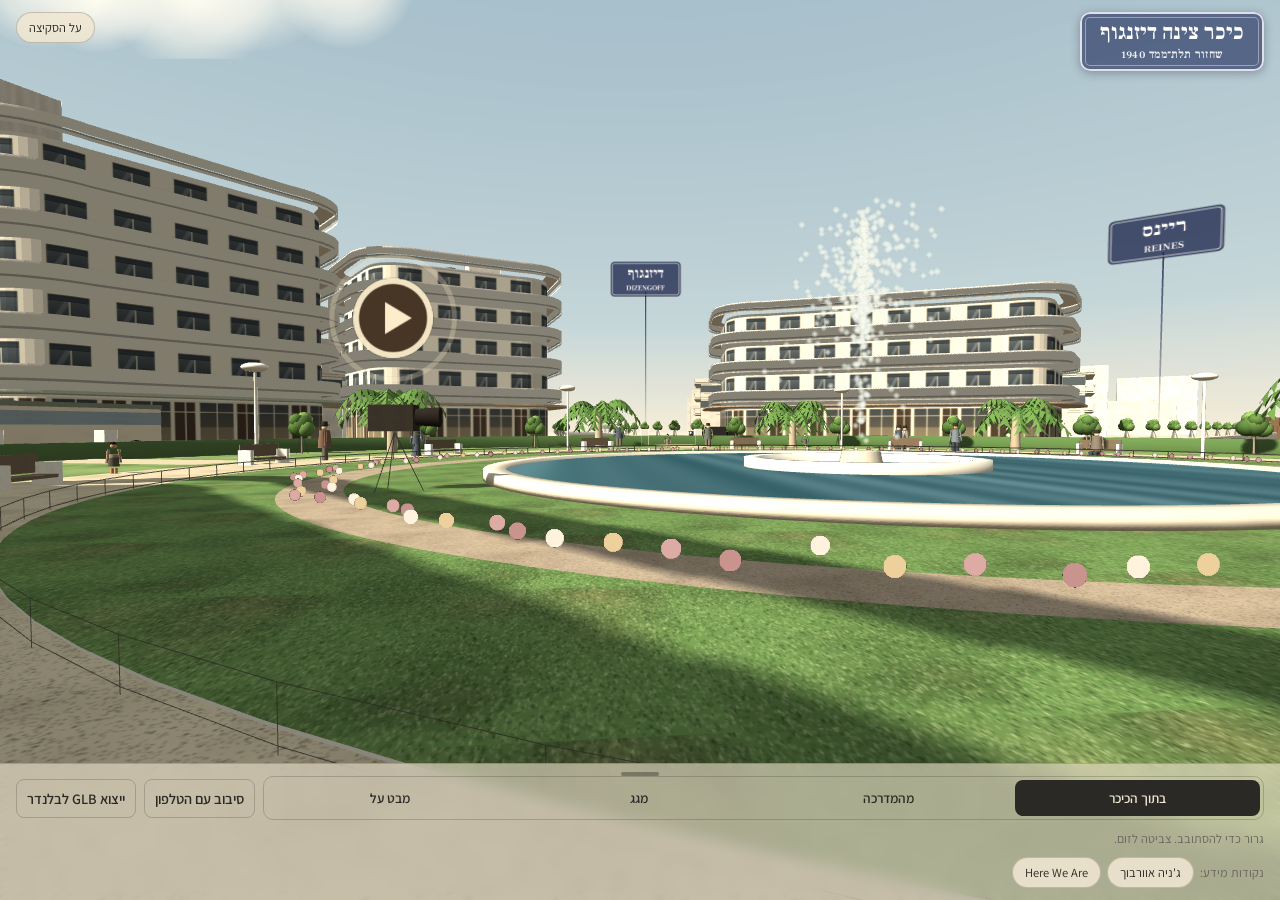
<file: facelift/index.html>
<!doctype html>
<html lang="he" dir="rtl">
<head>
<meta charset="utf-8">
<meta name="viewport" content="width=device-width,initial-scale=1,viewport-fit=cover">
<title>כיכר דיזנגוף 1940</title>
<meta name="description" content="שחזור תלת־ממדי מסוגנן של כיכר דיזנגוף בתל אביב ב־1940, לצפייה בטלפון.">
<meta property="og:type" content="website">
<meta property="og:locale" content="he_IL">
<meta property="og:title" content="כיכר דיזנגוף 1940">
<meta property="og:description" content="שחזור תלת־ממדי מסוגנן של כיכר דיזנגוף בתל אביב ב־1940. סיבוב בכיכר, שלטי רחוב ונקודות מידע היסטוריות.">
<meta property="og:url" content="https://dizingof-sqaure-1940.vercel.app/src/">
<meta property="og:image" content="https://dizingof-sqaure-1940.vercel.app/assets/og.jpg?v=2">
<meta property="og:image:width" content="1200">
<meta property="og:image:height" content="628">
<meta name="twitter:card" content="summary_large_image">
<meta name="twitter:image" content="https://dizingof-sqaure-1940.vercel.app/assets/og.jpg?v=2">
<link rel="stylesheet" href="https://fonts.googleapis.com/css2?family=Frank+Ruhl+Libre:wght@500;700&family=Assistant:wght@400;600;700&display=swap">
<link rel="stylesheet" href="style.css">
</head>
<body>
<div dir="rtl">
  <canvas id="gl" aria-label="סקיצה תלת־ממדית של כיכר דיזנגוף ב־1940"></canvas>
  <canvas id="grain" aria-hidden="true"></canvas>
  <div class="vig" aria-hidden="true"></div>

  <header class="top">
    <div class="title">
      <h1 id="home" role="button" tabindex="0" title="חזרה למבט הפתיחה">כיכר צינה דיזנגוף<small>שחזור תלת־ממד 1940</small></h1>
    </div>
    <button class="pill" id="info-btn" aria-expanded="false" aria-controls="notes">על הסקיצה</button>
  </header>

  <button class="veil" id="veil" aria-label="סגירת החלון" hidden></button>
  <aside class="card" id="card" role="dialog" aria-modal="false" aria-labelledby="card-title" hidden></aside>

  <section class="notes" id="notes" hidden>
    <h2>מה מדויק ומה משוער</h2>
    <ul>
      <li>הבלוקים, הרווחים וכיווני הרחובות נמדדו מתוכנית אוורבוך ("ידיעות עיריית תל אביב", חוברת 2, עמ' 51), בדיוק של כ־<span class="k">3°</span>.</li>
      <li>שמות רחובות הצד (ריינס, זמנהוף, בן עמי, פינסקר) משובצים זמנית עד שיהיו נתוני OSM. שני הקצוות הם דיזנגוף.</li>
      <li>סדר הטבעות לפי התצלומים והתיאור: בריכה, דשא, שביל חול, דשא עם דקלים, וארבעה שבילים חוצים.</li>
      <li>אי של <span class="k">66 מ'</span> וחזיתות במרחק כ־<span class="k">47 מ'</span> מהמרכז. הערכה.</li>
      <li>מיקום קולנוע אסתר זמני. הכרזות הן עיצוב מומצא, בלי דמויות.</li>
      <li>המכוניות, האוטובוס והעגלה בהשראת התקופה, לא דגמים מתועדים.</li>
      <li>כל בלוק הוא לולאה סגורה אחת עם ארבע פינות מעוגלות. פסי המרפסות, המעקים, הסוככים והוויטרינות מקיפים את כל הבניין, כמו בתצלומים.</li>
      <li>נקודות המידע (העיגולים החומים) מבוססות על ויקיפדיה ועל המקורות שמצוינים בכל כרטיס.</li>
    </ul>
  </section>

  <section class="bar" aria-label="שליטה">
    <button class="grip" id="grip" aria-label="הצגה או הסתרה של הסרגל" aria-expanded="true"></button>
    <div class="row">
      <div class="seg" role="group" aria-label="נקודת מבט">
        <button id="v-in" aria-pressed="true">בתוך הכיכר</button>
        <button id="v-walk" aria-pressed="false">מהמדרכה</button>
        <button id="v-roof" aria-pressed="false">מגג</button>
        <button id="v-top" aria-pressed="false">מבט על</button>
      </div>
      <button class="btn" id="gyro">סיבוב עם הטלפון</button>
      <button class="btn" id="north" hidden>יישור לצפון</button>
      <button class="btn" id="export-glb">ייצוא GLB לבלנדר</button>
    </div>
    <p class="hint" id="hint">גרור כדי להסתובב. צביטה לזום.</p>
    <div class="row spots" id="spots"><span class="hint">נקודות מידע:</span>
      <button class="pill" data-spot="genia">ג'ניה אוורבוך</button>
      <button class="pill" data-spot="video">Here We Are</button>
    </div>
  </section>
</div>


<script src="lib/three.min.js"></script>
<script src="lib/GLTFExporter.js"></script>
<script src="scene.js"></script>
<script src="export.js"></script>
</body>
</html>
</file>
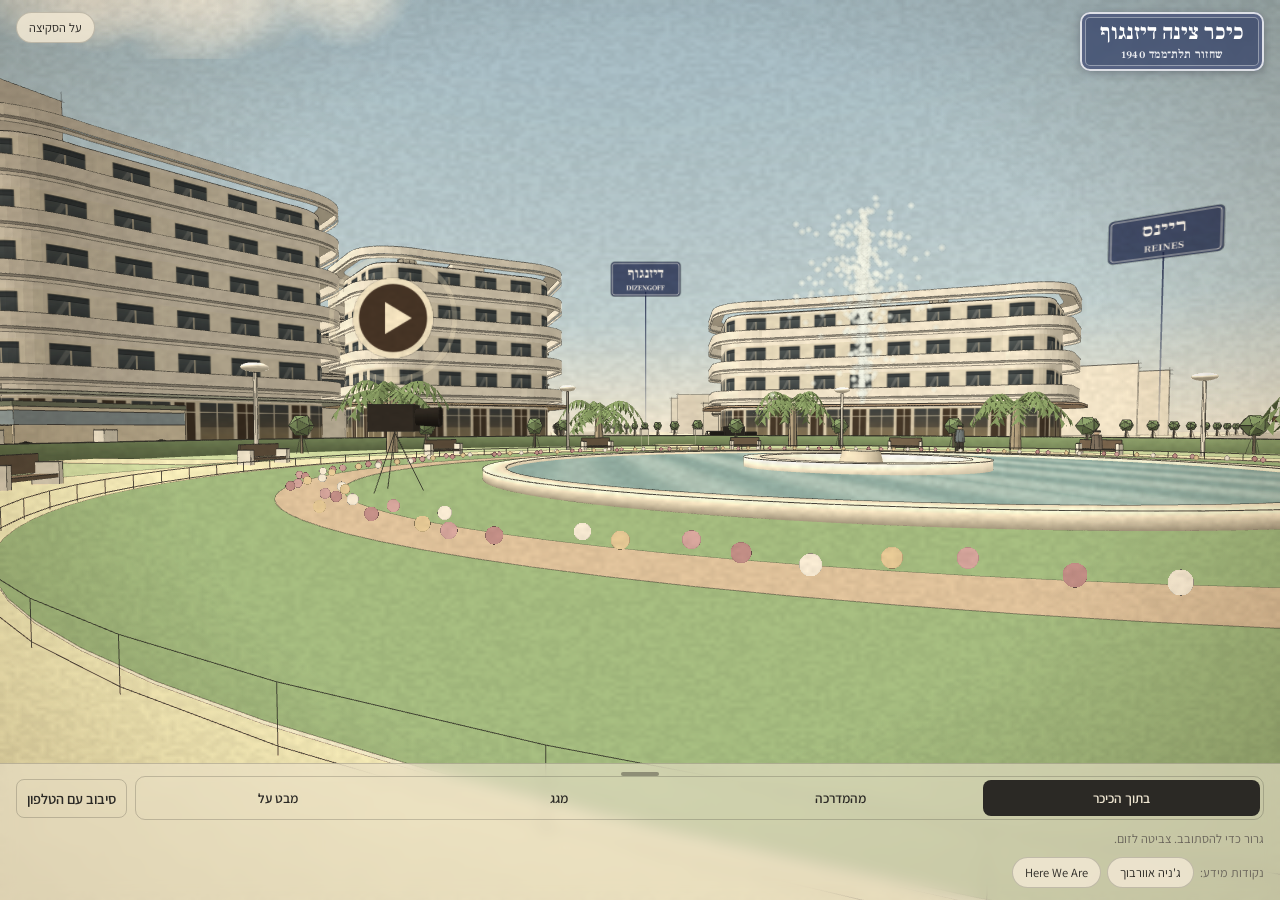
<file: src/index.html>
<!doctype html>
<html lang="he" dir="rtl">
<head>
<meta charset="utf-8">
<meta name="viewport" content="width=device-width,initial-scale=1,viewport-fit=cover">
<title>כיכר דיזנגוף 1940</title>
<meta name="description" content="שחזור תלת־ממדי מסוגנן של כיכר דיזנגוף בתל אביב ב־1940, לצפייה בטלפון.">
<meta property="og:type" content="website">
<meta property="og:locale" content="he_IL">
<meta property="og:title" content="כיכר דיזנגוף 1940">
<meta property="og:description" content="שחזור תלת־ממדי מסוגנן של כיכר דיזנגוף בתל אביב ב־1940. סיבוב בכיכר, שלטי רחוב ונקודות מידע היסטוריות.">
<meta property="og:url" content="https://dizingof-sqaure-1940.vercel.app/src/">
<meta property="og:image" content="https://dizingof-sqaure-1940.vercel.app/assets/og.jpg?v=2">
<meta property="og:image:width" content="1200">
<meta property="og:image:height" content="628">
<meta name="twitter:card" content="summary_large_image">
<meta name="twitter:image" content="https://dizingof-sqaure-1940.vercel.app/assets/og.jpg?v=2">
<link rel="stylesheet" href="https://fonts.googleapis.com/css2?family=Frank+Ruhl+Libre:wght@500;700&family=Assistant:wght@400;600;700&display=swap">
<link rel="stylesheet" href="style.css">
</head>
<body>
<div dir="rtl">
  <canvas id="gl" aria-label="סקיצה תלת־ממדית של כיכר דיזנגוף ב־1940"></canvas>
  <canvas id="grain" aria-hidden="true"></canvas>
  <div class="vig" aria-hidden="true"></div>

  <header class="top">
    <div class="title">
      <h1 id="home" role="button" tabindex="0" title="חזרה למבט הפתיחה">כיכר צינה דיזנגוף<small>שחזור תלת־ממד 1940</small></h1>
    </div>
    <button class="pill" id="info-btn" aria-expanded="false" aria-controls="notes">על הסקיצה</button>
  </header>

  <button class="veil" id="veil" aria-label="סגירת החלון" hidden></button>
  <aside class="card" id="card" role="dialog" aria-modal="false" aria-labelledby="card-title" hidden></aside>

  <section class="notes" id="notes" hidden>
    <h2>מה מדויק ומה משוער</h2>
    <ul>
      <li>הבלוקים, הרווחים וכיווני הרחובות נמדדו מתוכנית אוורבוך ("ידיעות עיריית תל אביב", חוברת 2, עמ' 51), בדיוק של כ־<span class="k">3°</span>.</li>
      <li>שמות רחובות הצד (ריינס, זמנהוף, בן עמי, פינסקר) משובצים זמנית עד שיהיו נתוני OSM. שני הקצוות הם דיזנגוף.</li>
      <li>סדר הטבעות לפי התצלומים והתיאור: בריכה, דשא, שביל חול, דשא עם דקלים, וארבעה שבילים חוצים.</li>
      <li>אי של <span class="k">66 מ'</span> וחזיתות במרחק כ־<span class="k">47 מ'</span> מהמרכז. הערכה.</li>
      <li>מיקום קולנוע אסתר זמני. הכרזות הן עיצוב מומצא, בלי דמויות.</li>
      <li>המכוניות, האוטובוס והעגלה בהשראת התקופה, לא דגמים מתועדים.</li>
      <li>כל בלוק הוא לולאה סגורה אחת עם ארבע פינות מעוגלות. פסי המרפסות, המעקים, הסוככים והוויטרינות מקיפים את כל הבניין, כמו בתצלומים.</li>
      <li>נקודות המידע (העיגולים החומים) מבוססות על ויקיפדיה ועל המקורות שמצוינים בכל כרטיס.</li>
    </ul>
  </section>

  <section class="bar" aria-label="שליטה">
    <button class="grip" id="grip" aria-label="הצגה או הסתרה של הסרגל" aria-expanded="true"></button>
    <div class="row">
      <div class="seg" role="group" aria-label="נקודת מבט">
        <button id="v-in" aria-pressed="true">בתוך הכיכר</button>
        <button id="v-walk" aria-pressed="false">מהמדרכה</button>
        <button id="v-roof" aria-pressed="false">מגג</button>
        <button id="v-top" aria-pressed="false">מבט על</button>
      </div>
      <button class="btn" id="gyro">סיבוב עם הטלפון</button>
      <button class="btn" id="north" hidden>יישור לצפון</button>
    </div>
    <p class="hint" id="hint">גרור כדי להסתובב. צביטה לזום.</p>
    <div class="row spots" id="spots"><span class="hint">נקודות מידע:</span>
      <button class="pill" data-spot="genia">ג'ניה אוורבוך</button>
      <button class="pill" data-spot="video">Here We Are</button>
    </div>
  </section>
</div>


<script src="lib/three.min.js"></script>
<script src="scene.js"></script>
</body>
</html>
</file>
<file: facelift/style.css>
/* Layout: full-screen 3D sketch of the square seen from inside it; thin ink UI on paper, controls in one bar at the bottom. Single paper look by choice. */
:root {
  --paper: #efe6d2;        /* drawing paper */
  --ink: #2b2925;          /* pen */
  --ink-soft: #6b665c;     /* pencil notes */
  --wash: #7a9c8e;         /* pool-water wash, the one accent */
  --veil: rgba(239, 230, 210, 0.88);
  --rule: rgba(43, 41, 37, 0.22);
  --display: "Frank Ruhl Libre", "David Libre", "Times New Roman", serif;
  --body: "Assistant", "Segoe UI", "Arial Hebrew", Arial, sans-serif;
  color-scheme: light;
}
html, body { height: 100%; }
[hidden] { display: none !important; }
body { margin: 0; background: var(--paper); color: var(--ink); font-family: var(--body); overflow: hidden; -webkit-user-select: none; user-select: none; }
#gl { position: fixed; inset: 0; width: 100%; height: 100%; touch-action: none; display: block; }
#grain { position: fixed; inset: 0; pointer-events: none; mix-blend-mode: multiply; opacity: .45; }
#gl { filter: sepia(.16) saturate(.92) contrast(1.03); }
.vig { position: fixed; inset: 0; pointer-events: none; z-index: 2; mix-blend-mode: multiply; background: radial-gradient(ellipse at 50% 45%, transparent 52%, rgba(86,62,34,.30) 100%); }

.top { position: fixed; top: 0; inset-inline: 0; z-index: 4; display: flex; justify-content: space-between; align-items: flex-start; gap: 12px;
  padding-top: calc(env(safe-area-inset-top, 0px) + 12px);
  padding-left: max(16px, env(safe-area-inset-left, 0px)); padding-right: max(16px, env(safe-area-inset-right, 0px)); pointer-events: none; }
.title h1 { margin: 0; display: inline-block; pointer-events: auto; cursor: pointer; text-align: center; font-family: var(--display); font-weight: 700; font-size: 1.35rem; line-height: 1.2; color: #ffffff;
  padding: 8px 20px 9px; background: rgba(29,42,90,.62); -webkit-backdrop-filter: blur(3px); backdrop-filter: blur(3px); border-radius: 10px; box-shadow: inset 0 0 0 2px rgba(255,255,255,.8), inset 0 0 0 5px rgba(29,42,90,.5), inset 0 0 0 6px rgba(255,255,255,.4), 0 2px 10px rgba(20,16,34,.3); }
.title h1 small { display: block; margin-top: 2px; font-size: .74rem; font-weight: 600; letter-spacing: .02em; color: rgba(255,255,255,.9); }
.pill { pointer-events: auto; font: inherit; font-size: .78rem; color: var(--ink); background: var(--veil); border: 1px solid var(--rule); border-radius: 999px; padding: 6px 12px; cursor: pointer; white-space: nowrap; }

.bar { position: fixed; bottom: 0; inset-inline: 0; z-index: 8; display: grid; gap: 10px;
  padding-top: 12px; padding-bottom: calc(env(safe-area-inset-bottom, 0px) + 12px);
  padding-left: max(16px, env(safe-area-inset-left, 0px)); padding-right: max(16px, env(safe-area-inset-right, 0px));
  background: rgba(236,226,204,.62); border-top: 1px solid var(--rule); -webkit-backdrop-filter: blur(8px); backdrop-filter: blur(8px); transition: transform .25s ease; }
.bar.min { transform: translateY(calc(100% - 26px - env(safe-area-inset-bottom, 0px))); }
.grip { position: absolute; top: 0; left: 0; right: 0; height: 22px; padding: 0; border-radius: 0; }
.grip::after { content: ""; position: absolute; top: 8px; left: 50%; width: 38px; height: 4px; margin-left: -19px; border-radius: 2px; background: rgba(43,41,37,.4); }
.row { display: flex; gap: 8px; flex-wrap: wrap; align-items: center; }
.seg { display: grid; grid-template-columns: repeat(4, 1fr); gap: 4px; flex: 1 1 260px; border: 1px solid var(--rule); border-radius: 10px; padding: 3px; }
button { font: inherit; color: var(--ink); background: transparent; border: 0; border-radius: 8px; padding: 9px 10px; font-weight: 600; font-size: .9rem; cursor: pointer; }
.seg button { font-size: .84rem; padding-inline: 4px; }
.seg button[aria-pressed="true"] { background: var(--ink); color: var(--paper); }
.btn { border: 1px solid var(--rule); }
.btn.on { border-color: var(--wash); color: var(--wash); }
button:focus-visible { outline: 2px solid var(--wash); outline-offset: 2px; }
.hint { margin: 0; font-size: .78rem; color: var(--ink-soft); }

.notes { position: fixed; z-index: 4; inset-inline: 0; top: calc(env(safe-area-inset-top, 0px) + 70px); margin-inline: auto; max-width: 30rem;
  padding: 16px max(16px, env(safe-area-inset-right, 0px)) 16px max(16px, env(safe-area-inset-left, 0px));
  background: var(--paper); border: 1px solid var(--rule); border-radius: 12px; box-shadow: 0 10px 30px rgba(43,41,37,.15); }
.notes h2 { margin: 0 0 8px; font-family: var(--display); font-size: 1.2rem; }
.notes ul { margin: 0; padding-inline-start: 18px; display: grid; gap: 6px; font-size: .88rem; line-height: 1.5; }
.notes .k { font-variant-numeric: tabular-nums; font-weight: 700; }
.spots { gap: 6px; }
.veil { position: fixed; inset: 0; z-index: 5; background: rgba(10,16,34,.5); border: 0; width: 100%; padding: 0; }
.card { position: fixed; z-index: 6; inset-inline: 16px; margin-inline: auto; top: calc(env(safe-area-inset-top, 0px) + 60px); width: auto; max-width: 30rem; max-height: calc(100dvh - env(safe-area-inset-top, 0px) - env(safe-area-inset-bottom, 0px) - 110px); overflow: auto; overscroll-behavior: contain; direction: ltr; scrollbar-width: thin; scrollbar-color: rgba(216,199,158,.45) transparent;
  padding: 16px 16px 18px; color: #efe3c6; background: rgba(17,27,58,.86); -webkit-backdrop-filter: blur(6px); backdrop-filter: blur(6px); border: 1px solid rgba(216,199,158,.6); border-radius: 10px; -webkit-user-select: text; user-select: text;
  outline: 1px solid rgba(216,199,158,.32); outline-offset: -7px; box-shadow: 0 14px 40px rgba(8,14,32,.45); }
.card .head { display: flex; align-items: flex-start; justify-content: space-between; gap: 10px; margin-bottom: 10px; }
.card h2 { margin: 0; font-family: var(--display); font-size: 1.4rem; line-height: 1.2; color: #f3e6c4; }
.card .by { margin: 2px 0 0; font-size: .92rem; color: #e6cf98; font-family: var(--display); }
.card .credit { margin: 14px 0 0; padding-top: 10px; border-top: 1px solid rgba(216,199,158,.3); font-size: .78rem; color: #c3b188; }
.card .sub { margin: 4px 0 0; font-size: .82rem; color: #c9b78f; }
.card p { margin: 0 0 10px; font-size: .95rem; line-height: 1.55; }
.card figure { margin: 0 0 12px; text-align: center; }
.card figure img { display: block; max-width: 100%; margin: 0 auto; border: 2px solid rgba(216,199,158,.7); }
.card figure.port img { width: 164px; height: 146px; object-fit: cover; object-position: 50% 28%; border-radius: 4px; }
.card figcaption { margin-top: 6px; font-size: .76rem; color: #c9b78f; }
.card .x { flex: 0 0 auto; width: 44px; height: 44px; padding: 0; font-size: 1.5rem; line-height: 1; color: #f3e6c4; background: rgba(216,199,158,.12); border: 1px solid rgba(216,199,158,.6); border-radius: 50%; cursor: pointer; }
.card .x:active { background: rgba(216,199,158,.3); }
.title h1 { cursor: pointer; pointer-events: auto; }
.card .x:focus-visible, .card a:focus-visible, .card .vid:focus-visible { outline: 2px solid #e6cf98; outline-offset: 2px; }
.card ul.links { margin: 6px 0 0; padding: 0; list-style: none; display: grid; gap: 6px; font-size: .88rem; }
.card a { color: #e6cf98; }
.card .vid { position: relative; display: block; width: 100%; padding: 0; margin: 0 0 12px; aspect-ratio: 16 / 9; background: #0f1734 center / cover; border: 2px solid rgba(216,199,158,.7); border-radius: 6px; overflow: hidden; cursor: pointer; }
.card .vid span { position: absolute; inset: 0; display: grid; place-items: center; font-size: 2.6rem; color: #f3e6c4; text-shadow: 0 2px 10px #000; }
.card iframe { display: block; width: 100%; aspect-ratio: 16 / 9; border: 0; margin: 0 0 12px; }
@media (prefers-reduced-motion: reduce) { * { transition: none !important; } }

.card > * { direction: rtl; }
.card::-webkit-scrollbar { width: 6px; }
.card::-webkit-scrollbar-thumb { background: rgba(216,199,158,.4); border-radius: 3px; }
.card::-webkit-scrollbar-track { background: transparent; }

/* facelift: photographic look, no paper grain or vignette */
#grain, .vig { display: none !important; }
</file>
<file: src/style.css>
/* Layout: full-screen 3D sketch of the square seen from inside it; thin ink UI on paper, controls in one bar at the bottom. Single paper look by choice. */
:root {
  --paper: #efe6d2;        /* drawing paper */
  --ink: #2b2925;          /* pen */
  --ink-soft: #6b665c;     /* pencil notes */
  --wash: #7a9c8e;         /* pool-water wash, the one accent */
  --veil: rgba(239, 230, 210, 0.88);
  --rule: rgba(43, 41, 37, 0.22);
  --display: "Frank Ruhl Libre", "David Libre", "Times New Roman", serif;
  --body: "Assistant", "Segoe UI", "Arial Hebrew", Arial, sans-serif;
  color-scheme: light;
}
html, body { height: 100%; }
[hidden] { display: none !important; }
body { margin: 0; background: var(--paper); color: var(--ink); font-family: var(--body); overflow: hidden; -webkit-user-select: none; user-select: none; }
#gl { position: fixed; inset: 0; width: 100%; height: 100%; touch-action: none; display: block; }
#grain { position: fixed; inset: 0; pointer-events: none; mix-blend-mode: multiply; opacity: .45; }
#gl { filter: sepia(.16) saturate(.92) contrast(1.03); }
.vig { position: fixed; inset: 0; pointer-events: none; z-index: 2; mix-blend-mode: multiply; background: radial-gradient(ellipse at 50% 45%, transparent 52%, rgba(86,62,34,.30) 100%); }

.top { position: fixed; top: 0; inset-inline: 0; z-index: 4; display: flex; justify-content: space-between; align-items: flex-start; gap: 12px;
  padding-top: calc(env(safe-area-inset-top, 0px) + 12px);
  padding-left: max(16px, env(safe-area-inset-left, 0px)); padding-right: max(16px, env(safe-area-inset-right, 0px)); pointer-events: none; }
.title h1 { margin: 0; display: inline-block; pointer-events: auto; cursor: pointer; text-align: center; font-family: var(--display); font-weight: 700; font-size: 1.35rem; line-height: 1.2; color: #ffffff;
  padding: 8px 20px 9px; background: rgba(29,42,90,.62); -webkit-backdrop-filter: blur(3px); backdrop-filter: blur(3px); border-radius: 10px; box-shadow: inset 0 0 0 2px rgba(255,255,255,.8), inset 0 0 0 5px rgba(29,42,90,.5), inset 0 0 0 6px rgba(255,255,255,.4), 0 2px 10px rgba(20,16,34,.3); }
.title h1 small { display: block; margin-top: 2px; font-size: .74rem; font-weight: 600; letter-spacing: .02em; color: rgba(255,255,255,.9); }
.pill { pointer-events: auto; font: inherit; font-size: .78rem; color: var(--ink); background: var(--veil); border: 1px solid var(--rule); border-radius: 999px; padding: 6px 12px; cursor: pointer; white-space: nowrap; }

.bar { position: fixed; bottom: 0; inset-inline: 0; z-index: 8; display: grid; gap: 10px;
  padding-top: 12px; padding-bottom: calc(env(safe-area-inset-bottom, 0px) + 12px);
  padding-left: max(16px, env(safe-area-inset-left, 0px)); padding-right: max(16px, env(safe-area-inset-right, 0px));
  background: rgba(236,226,204,.62); border-top: 1px solid var(--rule); -webkit-backdrop-filter: blur(8px); backdrop-filter: blur(8px); transition: transform .25s ease; }
.bar.min { transform: translateY(calc(100% - 26px - env(safe-area-inset-bottom, 0px))); }
.grip { position: absolute; top: 0; left: 0; right: 0; height: 22px; padding: 0; border-radius: 0; }
.grip::after { content: ""; position: absolute; top: 8px; left: 50%; width: 38px; height: 4px; margin-left: -19px; border-radius: 2px; background: rgba(43,41,37,.4); }
.row { display: flex; gap: 8px; flex-wrap: wrap; align-items: center; }
.seg { display: grid; grid-template-columns: repeat(4, 1fr); gap: 4px; flex: 1 1 260px; border: 1px solid var(--rule); border-radius: 10px; padding: 3px; }
button { font: inherit; color: var(--ink); background: transparent; border: 0; border-radius: 8px; padding: 9px 10px; font-weight: 600; font-size: .9rem; cursor: pointer; }
.seg button { font-size: .84rem; padding-inline: 4px; }
.seg button[aria-pressed="true"] { background: var(--ink); color: var(--paper); }
.btn { border: 1px solid var(--rule); }
.btn.on { border-color: var(--wash); color: var(--wash); }
button:focus-visible { outline: 2px solid var(--wash); outline-offset: 2px; }
.hint { margin: 0; font-size: .78rem; color: var(--ink-soft); }

.notes { position: fixed; z-index: 4; inset-inline: 0; top: calc(env(safe-area-inset-top, 0px) + 70px); margin-inline: auto; max-width: 30rem;
  padding: 16px max(16px, env(safe-area-inset-right, 0px)) 16px max(16px, env(safe-area-inset-left, 0px));
  background: var(--paper); border: 1px solid var(--rule); border-radius: 12px; box-shadow: 0 10px 30px rgba(43,41,37,.15); }
.notes h2 { margin: 0 0 8px; font-family: var(--display); font-size: 1.2rem; }
.notes ul { margin: 0; padding-inline-start: 18px; display: grid; gap: 6px; font-size: .88rem; line-height: 1.5; }
.notes .k { font-variant-numeric: tabular-nums; font-weight: 700; }
.spots { gap: 6px; }
.veil { position: fixed; inset: 0; z-index: 5; background: rgba(10,16,34,.5); border: 0; width: 100%; padding: 0; }
.card { position: fixed; z-index: 6; inset-inline: 16px; margin-inline: auto; top: calc(env(safe-area-inset-top, 0px) + 60px); width: auto; max-width: 30rem; max-height: calc(100dvh - env(safe-area-inset-top, 0px) - env(safe-area-inset-bottom, 0px) - 110px); overflow: auto; overscroll-behavior: contain; direction: ltr; scrollbar-width: thin; scrollbar-color: rgba(216,199,158,.45) transparent;
  padding: 16px 16px 18px; color: #efe3c6; background: rgba(17,27,58,.86); -webkit-backdrop-filter: blur(6px); backdrop-filter: blur(6px); border: 1px solid rgba(216,199,158,.6); border-radius: 10px; -webkit-user-select: text; user-select: text;
  outline: 1px solid rgba(216,199,158,.32); outline-offset: -7px; box-shadow: 0 14px 40px rgba(8,14,32,.45); }
.card .head { display: flex; align-items: flex-start; justify-content: space-between; gap: 10px; margin-bottom: 10px; }
.card h2 { margin: 0; font-family: var(--display); font-size: 1.4rem; line-height: 1.2; color: #f3e6c4; }
.card .by { margin: 2px 0 0; font-size: .92rem; color: #e6cf98; font-family: var(--display); }
.card .credit { margin: 14px 0 0; padding-top: 10px; border-top: 1px solid rgba(216,199,158,.3); font-size: .78rem; color: #c3b188; }
.card .sub { margin: 4px 0 0; font-size: .82rem; color: #c9b78f; }
.card p { margin: 0 0 10px; font-size: .95rem; line-height: 1.55; }
.card figure { margin: 0 0 12px; text-align: center; }
.card figure img { display: block; max-width: 100%; margin: 0 auto; border: 2px solid rgba(216,199,158,.7); }
.card figure.port img { width: 164px; height: 146px; object-fit: cover; object-position: 50% 28%; border-radius: 4px; }
.card figcaption { margin-top: 6px; font-size: .76rem; color: #c9b78f; }
.card .x { flex: 0 0 auto; width: 44px; height: 44px; padding: 0; font-size: 1.5rem; line-height: 1; color: #f3e6c4; background: rgba(216,199,158,.12); border: 1px solid rgba(216,199,158,.6); border-radius: 50%; cursor: pointer; }
.card .x:active { background: rgba(216,199,158,.3); }
.title h1 { cursor: pointer; pointer-events: auto; }
.card .x:focus-visible, .card a:focus-visible, .card .vid:focus-visible { outline: 2px solid #e6cf98; outline-offset: 2px; }
.card ul.links { margin: 6px 0 0; padding: 0; list-style: none; display: grid; gap: 6px; font-size: .88rem; }
.card a { color: #e6cf98; }
.card .vid { position: relative; display: block; width: 100%; padding: 0; margin: 0 0 12px; aspect-ratio: 16 / 9; background: #0f1734 center / cover; border: 2px solid rgba(216,199,158,.7); border-radius: 6px; overflow: hidden; cursor: pointer; }
.card .vid span { position: absolute; inset: 0; display: grid; place-items: center; font-size: 2.6rem; color: #f3e6c4; text-shadow: 0 2px 10px #000; }
.card iframe { display: block; width: 100%; aspect-ratio: 16 / 9; border: 0; margin: 0 0 12px; }
@media (prefers-reduced-motion: reduce) { * { transition: none !important; } }

.card > * { direction: rtl; }
.card::-webkit-scrollbar { width: 6px; }
.card::-webkit-scrollbar-thumb { background: rgba(216,199,158,.4); border-radius: 3px; }
.card::-webkit-scrollbar-track { background: transparent; }
</file>
